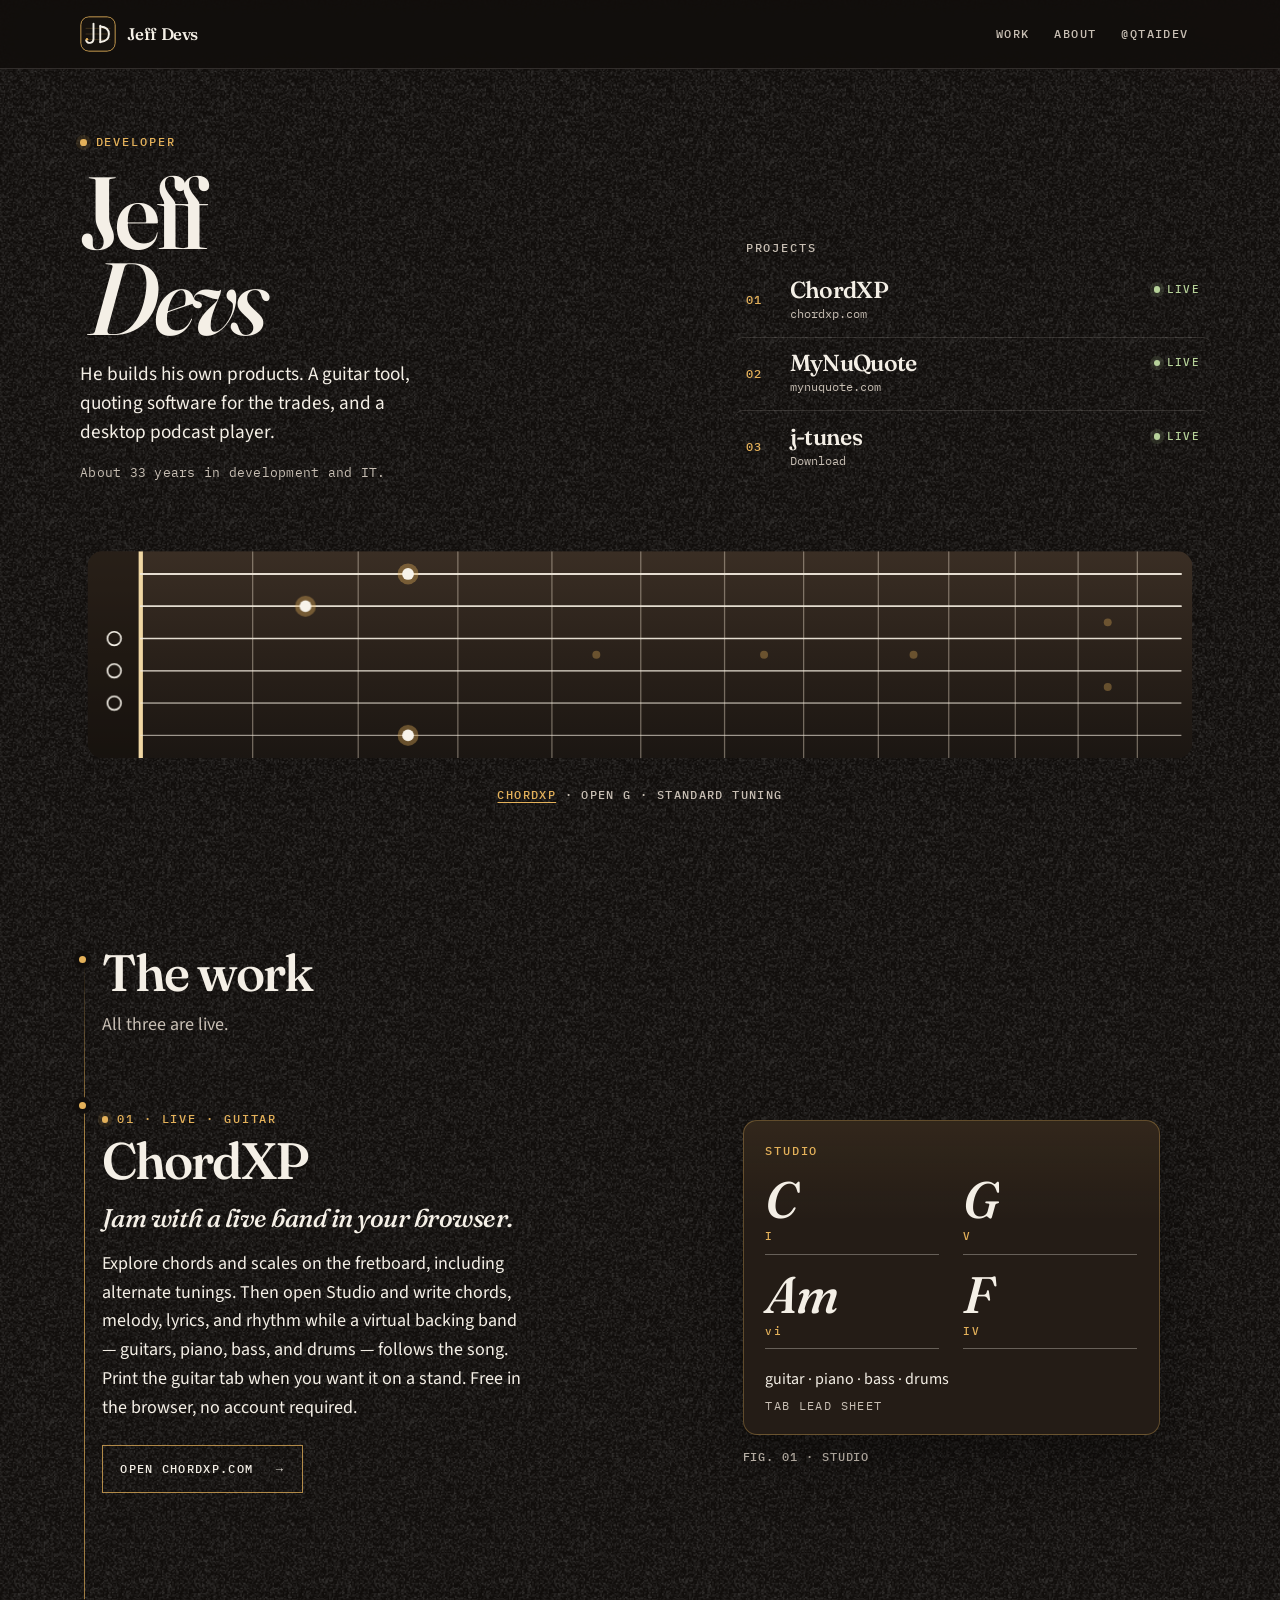
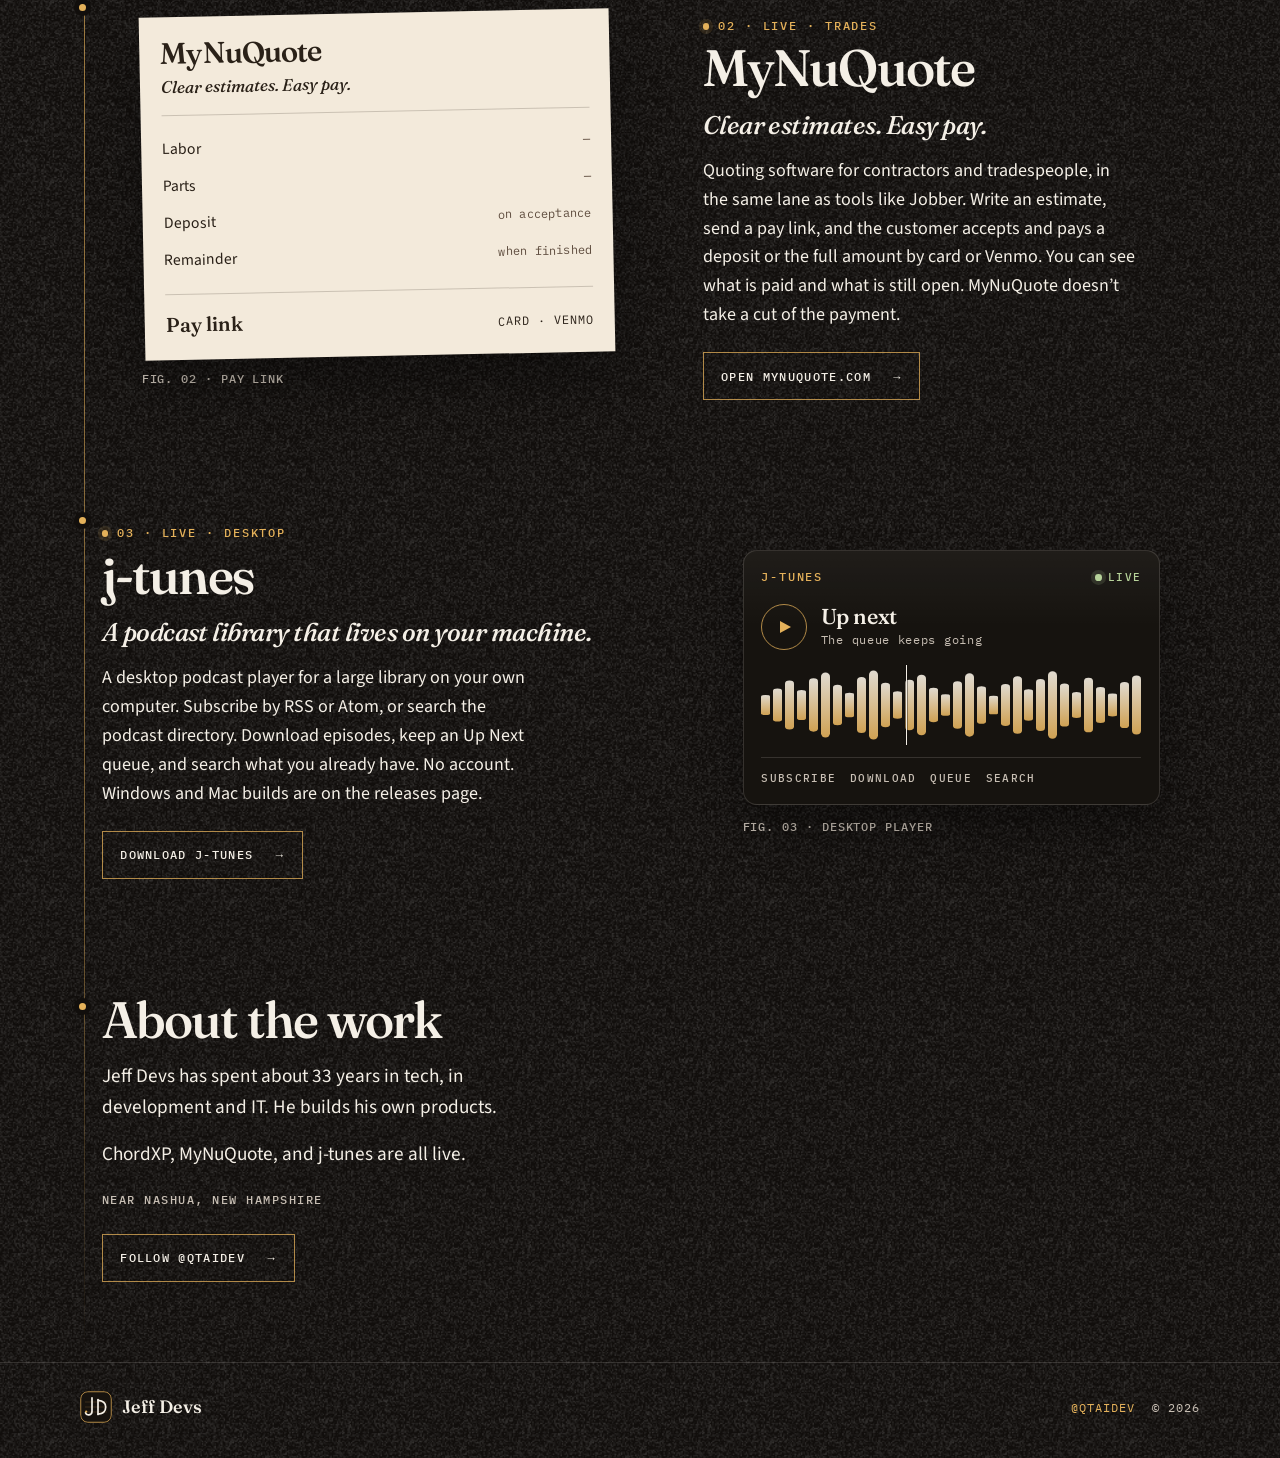
<file: index.html>
<!DOCTYPE html>
<html lang="en">
<head>
  <meta charset="utf-8">
  <meta name="viewport" content="width=device-width, initial-scale=1">
  <title>Jeff Devs — Developer</title>
  <meta name="description" content="Jeff Devs builds ChordXP, MyNuQuote, and j-tunes. Guitar tools, contractor quotes, and a desktop podcast player. About 33 years in tech.">
  <meta name="author" content="Jeff Devs">
  <meta name="theme-color" content="#110e0c">
  <meta name="color-scheme" content="dark">
  <meta name="referrer" content="strict-origin-when-cross-origin">
  <meta name="format-detection" content="telephone=no">
  <meta http-equiv="Content-Security-Policy" content="default-src 'none'; img-src 'self'; style-src 'self'; font-src 'self'; script-src 'none'; base-uri 'none'; form-action 'none'">
  <link rel="canonical" href="https://reveille33.github.io/">
  <meta property="og:title" content="Jeff Devs — Developer">
  <meta property="og:description" content="Guitar tools, contractor quotes, and a desktop podcast player. Products by Jeff Devs.">
  <meta property="og:type" content="website">
  <meta property="og:url" content="https://reveille33.github.io/">
  <meta property="og:image" content="https://reveille33.github.io/og.png">
  <meta property="og:image:type" content="image/png">
  <meta property="og:image:width" content="1200">
  <meta property="og:image:height" content="630">
  <meta property="og:image:alt" content="Jeff Devs, developer. ChordXP, MyNuQuote, and j-tunes on a fretboard.">
  <meta property="og:locale" content="en_US">
  <meta name="twitter:card" content="summary_large_image">
  <meta name="twitter:title" content="Jeff Devs — Developer">
  <meta name="twitter:description" content="Guitar tools, contractor quotes, and a desktop podcast player. Products by Jeff Devs.">
  <meta name="twitter:image" content="https://reveille33.github.io/og.png">
  <meta name="twitter:image:alt" content="Jeff Devs, developer. ChordXP, MyNuQuote, and j-tunes on a fretboard.">
  <meta name="twitter:creator" content="@QTAiDev">
  <link rel="icon" href="/favicon.svg" type="image/svg+xml">
  <link rel="icon" href="/favicon-32.png" type="image/png" sizes="32x32">
  <link rel="apple-touch-icon" href="/apple-touch-icon.png">
  <link rel="preload" href="/fonts/fraunces-roman.woff2" as="font" type="font/woff2" crossorigin>
  <link rel="preload" href="/fonts/fraunces-italic.woff2" as="font" type="font/woff2" crossorigin>
  <link rel="preload" href="/fonts/source-sans-3.woff2" as="font" type="font/woff2" crossorigin>
  <link rel="stylesheet" href="/css/site.css">
</head>
<body>
  <header class="site-header">
    <a class="skip" href="#main">Skip to content</a>
    <div class="wrap header-inner">
      <a class="brand" href="/">
        <img src="/favicon.svg" width="36" height="36" alt="">
        <span class="brand-name">Jeff Devs</span>
      </a>
      <nav class="nav" aria-label="Primary">
        <a href="/#work">Work</a>
        <a href="/#about">About</a>
        <a class="nav-x" href="https://x.com/QTAiDev" target="_blank" rel="me noopener noreferrer">
          <span class="x-long">@QTAiDev</span>
          <span class="x-short">X</span>
          <span class="sr-only"> on X (opens in a new tab)</span>
        </a>
      </nav>
    </div>
  </header>

  <main id="main" tabindex="-1">
    <section class="hero">
      <div class="wrap">
        <div class="hero-layout">
          <div class="hero-copy">
            <p class="kicker"><span class="pip" aria-hidden="true"></span> Developer</p>
            <h1>Jeff <em>Devs</em></h1>
            <p class="lede">He builds his own products. A guitar tool, quoting software for the trades, and a desktop podcast player.</p>
            <p class="years">About 33 years in development and IT.</p>
          </div>
          <nav class="setlist" aria-label="Projects">
            <p class="setlist-label">Projects</p>
            <a class="track" href="#chordxp">
              <span class="num">01</span>
              <span class="title">ChordXP</span>
              <span class="status live"><span class="dot" aria-hidden="true"></span>Live</span>
              <span class="tag">chordxp.com</span>
            </a>
            <a class="track" href="#mynuquote">
              <span class="num">02</span>
              <span class="title">MyNuQuote</span>
              <span class="status live"><span class="dot" aria-hidden="true"></span>Live</span>
              <span class="tag">mynuquote.com</span>
            </a>
            <a class="track" href="#jtunes">
              <span class="num">03</span>
              <span class="title">j-tunes</span>
              <span class="status live"><span class="dot" aria-hidden="true"></span>Live</span>
              <span class="tag">Download</span>
            </a>
          </nav>
        </div>

        <figure class="hero-neck">
          <svg class="neck-short" viewBox="0 0 540 250" aria-hidden="true" focusable="false">
  <defs>
    <linearGradient id="wood-s" x1="0" y1="0" x2="0" y2="1">
      <stop offset="0" stop-color="#3a2e24"/>
      <stop offset="0.5" stop-color="#2a211a"/>
      <stop offset="1" stop-color="#1b1612"/>
    </linearGradient>
    <clipPath id="clip-s">
      <rect x="8" y="16" width="524" height="218" rx="16"/>
    </clipPath>
  </defs>
  <g clip-path="url(#clip-s)">
    <rect x="8" y="16" width="524" height="218" fill="url(#wood-s)"/>
    <rect x="8" y="16" width="56" height="218" fill="#120e0b" opacity="0.45"/>
    <line x1="181.9" y1="16" x2="181.9" y2="234" stroke="#eadcc8" stroke-opacity="0.42" stroke-width="1.35"/>
<line x1="293.1" y1="16" x2="293.1" y2="234" stroke="#eadcc8" stroke-opacity="0.42" stroke-width="1.35"/>
<line x1="398.1" y1="16" x2="398.1" y2="234" stroke="#eadcc8" stroke-opacity="0.42" stroke-width="1.35"/>
<line x1="497.2" y1="16" x2="497.2" y2="234" stroke="#eadcc8" stroke-opacity="0.42" stroke-width="1.35"/>
    <line x1="64" y1="16" x2="64" y2="234" stroke="#f0d7a4" stroke-width="4.5"/>
    <line x1="64" y1="40" x2="524" y2="40" stroke="#f3ecdf" stroke-width="2.15" stroke-linecap="round" opacity="0.92"/>
<line x1="64" y1="74" x2="524" y2="74" stroke="#f3ecdf" stroke-width="1.85" stroke-linecap="round" opacity="0.92"/>
<line x1="64" y1="108" x2="524" y2="108" stroke="#f3ecdf" stroke-width="1.55" stroke-linecap="round" opacity="0.92"/>
<line x1="64" y1="142" x2="524" y2="142" stroke="#f3ecdf" stroke-width="1.3" stroke-linecap="round" opacity="0.92"/>
<line x1="64" y1="176" x2="524" y2="176" stroke="#f3ecdf" stroke-width="1.05" stroke-linecap="round" opacity="0.92"/>
<line x1="64" y1="210" x2="524" y2="210" stroke="#f3ecdf" stroke-width="0.85" stroke-linecap="round" opacity="0.92"/>
    <g class="note n1"><circle cx="345.6" cy="40" r="11" fill="#e4b15a" opacity="0.38"/><circle cx="345.6" cy="40" r="6.2" fill="#f7f3ea"/></g>
<g class="note n2"><circle cx="237.5" cy="74" r="11" fill="#e4b15a" opacity="0.38"/><circle cx="237.5" cy="74" r="6.2" fill="#f7f3ea"/></g>
<g class="note n3"><circle cx="36.0" cy="108" r="7.2" fill="none" stroke="#f7f3ea" stroke-width="1.7"/></g>
<g class="note n4"><circle cx="36.0" cy="142" r="7.2" fill="none" stroke="#f7f3ea" stroke-width="1.7"/></g>
<g class="note n5"><circle cx="36.0" cy="176" r="7.2" fill="none" stroke="#f7f3ea" stroke-width="1.7"/></g>
<g class="note n6"><circle cx="345.6" cy="210" r="11" fill="#e4b15a" opacity="0.38"/><circle cx="345.6" cy="210" r="6.2" fill="#f7f3ea"/></g>
  </g>
</svg>
<svg class="neck-long" viewBox="0 0 1180 250" aria-hidden="true" focusable="false">
  <defs>
    <linearGradient id="wood-l" x1="0" y1="0" x2="0" y2="1">
      <stop offset="0" stop-color="#3a2e24"/>
      <stop offset="0.5" stop-color="#2a211a"/>
      <stop offset="1" stop-color="#1b1612"/>
    </linearGradient>
    <clipPath id="clip-l">
      <rect x="8" y="16" width="1164" height="218" rx="16"/>
    </clipPath>
  </defs>
  <g clip-path="url(#clip-l)">
    <rect x="8" y="16" width="1164" height="218" fill="url(#wood-l)"/>
    <rect x="8" y="16" width="56" height="218" fill="#120e0b" opacity="0.45"/>
    <line x1="181.9" y1="16" x2="181.9" y2="234" stroke="#eadcc8" stroke-opacity="0.42" stroke-width="1.35"/>
<line x1="293.1" y1="16" x2="293.1" y2="234" stroke="#eadcc8" stroke-opacity="0.42" stroke-width="1.35"/>
<line x1="398.1" y1="16" x2="398.1" y2="234" stroke="#eadcc8" stroke-opacity="0.42" stroke-width="1.35"/>
<line x1="497.2" y1="16" x2="497.2" y2="234" stroke="#eadcc8" stroke-opacity="0.42" stroke-width="1.35"/>
<line x1="590.8" y1="16" x2="590.8" y2="234" stroke="#eadcc8" stroke-opacity="0.42" stroke-width="1.35"/>
<line x1="679.1" y1="16" x2="679.1" y2="234" stroke="#eadcc8" stroke-opacity="0.42" stroke-width="1.35"/>
<line x1="762.4" y1="16" x2="762.4" y2="234" stroke="#eadcc8" stroke-opacity="0.42" stroke-width="1.35"/>
<line x1="841.1" y1="16" x2="841.1" y2="234" stroke="#eadcc8" stroke-opacity="0.42" stroke-width="1.35"/>
<line x1="915.3" y1="16" x2="915.3" y2="234" stroke="#eadcc8" stroke-opacity="0.42" stroke-width="1.35"/>
<line x1="985.4" y1="16" x2="985.4" y2="234" stroke="#eadcc8" stroke-opacity="0.42" stroke-width="1.35"/>
<line x1="1051.6" y1="16" x2="1051.6" y2="234" stroke="#eadcc8" stroke-opacity="0.42" stroke-width="1.35"/>
<line x1="1114.0" y1="16" x2="1114.0" y2="234" stroke="#eadcc8" stroke-opacity="0.42" stroke-width="1.35"/>
    <line x1="64" y1="16" x2="64" y2="234" stroke="#f0d7a4" stroke-width="4.5"/>
    <line x1="64" y1="40" x2="1160" y2="40" stroke="#f3ecdf" stroke-width="2.15" stroke-linecap="round" opacity="0.92"/>
<line x1="64" y1="74" x2="1160" y2="74" stroke="#f3ecdf" stroke-width="1.85" stroke-linecap="round" opacity="0.92"/>
<line x1="64" y1="108" x2="1160" y2="108" stroke="#f3ecdf" stroke-width="1.55" stroke-linecap="round" opacity="0.92"/>
<line x1="64" y1="142" x2="1160" y2="142" stroke="#f3ecdf" stroke-width="1.3" stroke-linecap="round" opacity="0.92"/>
<line x1="64" y1="176" x2="1160" y2="176" stroke="#f3ecdf" stroke-width="1.05" stroke-linecap="round" opacity="0.92"/>
<line x1="64" y1="210" x2="1160" y2="210" stroke="#f3ecdf" stroke-width="0.85" stroke-linecap="round" opacity="0.92"/>
<circle cx="544.0" cy="125" r="4.2" fill="#e4b15a" opacity="0.34"/>
<circle cx="720.7" cy="125" r="4.2" fill="#e4b15a" opacity="0.34"/>
<circle cx="878.2" cy="125" r="4.2" fill="#e4b15a" opacity="0.34"/>
<circle cx="1082.8" cy="91" r="4.2" fill="#e4b15a" opacity="0.34"/>
<circle cx="1082.8" cy="159" r="4.2" fill="#e4b15a" opacity="0.34"/>
    <g class="note n1"><circle cx="345.6" cy="40" r="11" fill="#e4b15a" opacity="0.38"/><circle cx="345.6" cy="40" r="6.2" fill="#f7f3ea"/></g>
<g class="note n2"><circle cx="237.5" cy="74" r="11" fill="#e4b15a" opacity="0.38"/><circle cx="237.5" cy="74" r="6.2" fill="#f7f3ea"/></g>
<g class="note n3"><circle cx="36.0" cy="108" r="7.2" fill="none" stroke="#f7f3ea" stroke-width="1.7"/></g>
<g class="note n4"><circle cx="36.0" cy="142" r="7.2" fill="none" stroke="#f7f3ea" stroke-width="1.7"/></g>
<g class="note n5"><circle cx="36.0" cy="176" r="7.2" fill="none" stroke="#f7f3ea" stroke-width="1.7"/></g>
<g class="note n6"><circle cx="345.6" cy="210" r="11" fill="#e4b15a" opacity="0.38"/><circle cx="345.6" cy="210" r="6.2" fill="#f7f3ea"/></g>
  </g>
</svg>
          <figcaption><a href="#chordxp">ChordXP</a> · open G · standard tuning</figcaption>
        </figure>
      </div>
    </section>

    <div class="wrap">
      <div class="score">
        <section class="work" id="work">
          <header class="section-head">
            <h2>The work</h2>
            <p>All three are live.</p>
          </header>

          <article class="project" id="chordxp">
            <div class="project-layout">
              <div class="project-copy">
                <p class="kicker"><span class="pip" aria-hidden="true"></span> 01 · Live · Guitar</p>
                <h3>ChordXP</h3>
                <p class="tagline">Jam with a live band in your browser.</p>
                <p>Explore chords and scales on the fretboard, including alternate tunings. Then open Studio and write chords, melody, lyrics, and rhythm while a virtual backing band — guitars, piano, bass, and drums — follows the song. Print the guitar tab when you want it on a stand. Free in the browser, no account required.</p>
                <a class="cta" href="https://www.chordxp.com" target="_blank" rel="noopener noreferrer">Open chordxp.com<span class="sr-only"> (opens in a new tab)</span> <span class="arrow" aria-hidden="true">→</span></a>
              </div>
              <figure class="project-visual">
                <div class="sheet" aria-hidden="true">
                  <p class="sheet-label">Studio</p>
                  <div class="chords">
                    <div><b>C</b><i>I</i></div>
                    <div><b>G</b><i>V</i></div>
                    <div><b>Am</b><i>vi</i></div>
                    <div><b>F</b><i>IV</i></div>
                  </div>
                  <p class="sheet-band">guitar · piano · bass · drums</p>
                  <p class="sheet-out">Tab lead sheet</p>
                </div>
                <figcaption>Fig. 01 · Studio</figcaption>
              </figure>
            </div>
          </article>

          <article class="project flip" id="mynuquote">
            <div class="project-layout">
              <div class="project-copy">
                <p class="kicker"><span class="pip" aria-hidden="true"></span> 02 · Live · Trades</p>
                <h3>MyNuQuote</h3>
                <p class="tagline">Clear estimates. Easy pay.</p>
                <p>Quoting software for contractors and tradespeople, in the same lane as tools like Jobber. Write an estimate, send a pay link, and the customer accepts and pays a deposit or the full amount by card or Venmo. You can see what is paid and what is still open. MyNuQuote doesn’t take a cut of the payment.</p>
                <a class="cta" href="https://mynuquote.com/" target="_blank" rel="noopener noreferrer">Open mynuquote.com<span class="sr-only"> (opens in a new tab)</span> <span class="arrow" aria-hidden="true">→</span></a>
              </div>
              <figure class="project-visual">
                <div class="slip" aria-hidden="true">
                  <p class="slip-brand">MyNuQuote</p>
                  <p class="slip-tag">Clear estimates. Easy pay.</p>
                  <div class="slip-rule"></div>
                  <ul class="slip-lines">
                    <li><span>Labor</span><span>—</span></li>
                    <li><span>Parts</span><span>—</span></li>
                    <li><span>Deposit</span><span>on acceptance</span></li>
                    <li><span>Remainder</span><span>when finished</span></li>
                  </ul>
                  <div class="slip-rule"></div>
                  <p class="slip-pay"><strong>Pay link</strong><span>Card · Venmo</span></p>
                </div>
                <figcaption>Fig. 02 · Pay link</figcaption>
              </figure>
            </div>
          </article>

          <article class="project" id="jtunes">
            <div class="project-layout">
              <div class="project-copy">
                <p class="kicker"><span class="pip" aria-hidden="true"></span> 03 · Live · Desktop</p>
                <h3>j-tunes</h3>
                <p class="tagline">A podcast library that lives on your machine.</p>
                <p>A desktop podcast player for a large library on your own computer. Subscribe by RSS or Atom, or search the podcast directory. Download episodes, keep an Up Next queue, and search what you already have. No account. Windows and Mac builds are on the releases page.</p>
                <a class="cta" href="https://github.com/Reveille33/j-tunes/releases/latest" target="_blank" rel="noopener noreferrer">Download j-tunes<span class="sr-only"> (opens in a new tab)</span> <span class="arrow" aria-hidden="true">→</span></a>
              </div>
              <figure class="project-visual">
                <div class="player" aria-hidden="true">
                  <div class="player-top">
                    <p class="player-name">j-tunes</p>
                    <span class="status live"><span class="dot"></span>Live</span>
                  </div>
                  <div class="transport">
                    <span class="play"></span>
                    <span>
                      <strong>Up next</strong>
                      <em>The queue keeps going</em>
                    </span>
                  </div>
                  <div class="wave">
                    <div class="wave-bars">
                      <span></span><span></span><span></span><span></span><span></span><span></span><span></span><span></span>
                      <span></span><span></span><span></span><span></span><span></span><span></span><span></span><span></span>
                      <span></span><span></span><span></span><span></span><span></span><span></span><span></span><span></span>
                      <span></span><span></span><span></span><span></span><span></span><span></span><span></span><span></span>
                    </div>
                    <div class="playhead"></div>
                  </div>
                  <ul class="player-features">
                    <li>Subscribe</li>
                    <li>Download</li>
                    <li>Queue</li>
                    <li>Search</li>
                  </ul>
                </div>
                <figcaption>Fig. 03 · Desktop player</figcaption>
              </figure>
            </div>
          </article>
        </section>

        <section class="about" id="about">
          <h2>About the work</h2>
          <p>Jeff Devs has spent about 33 years in tech, in development and IT. He builds his own products.</p>
          <p>ChordXP, MyNuQuote, and j-tunes are all live.</p>
          <p class="where">Near Nashua, New Hampshire</p>
          <a class="cta" href="https://x.com/QTAiDev" target="_blank" rel="me noopener noreferrer">Follow @QTAiDev<span class="sr-only"> on X (opens in a new tab)</span> <span class="arrow" aria-hidden="true">→</span></a>
        </section>
      </div>
    </div>
  </main>

  <footer class="site-footer">
    <div class="wrap footer-inner">
      <a class="footer-brand" href="/">
        <img src="/favicon.svg" width="32" height="32" alt="">
        Jeff Devs
      </a>
      <p class="footer-meta">
        <a href="https://x.com/QTAiDev" target="_blank" rel="me noopener noreferrer">@QTAiDev<span class="sr-only"> on X (opens in a new tab)</span></a>
        <span>© 2026</span>
      </p>
    </div>
  </footer>
</body>
</html>
</file>
<file: css/site.css>
/* Jeff Devs — wood, brass, and a fretboard. */

@font-face {
  font-family: "Fraunces";
  font-style: normal;
  font-weight: 460 650;
  font-display: swap;
  src: url("/fonts/fraunces-roman.woff2") format("woff2");
}

@font-face {
  font-family: "Fraunces";
  font-style: italic;
  font-weight: 460 620;
  font-display: swap;
  src: url("/fonts/fraunces-italic.woff2") format("woff2");
}

@font-face {
  font-family: "Source Sans 3";
  font-style: normal;
  font-weight: 400 600;
  font-display: swap;
  src: url("/fonts/source-sans-3.woff2") format("woff2");
}

@font-face {
  font-family: "Source Sans 3";
  font-style: italic;
  font-weight: 400;
  font-display: swap;
  src: url("/fonts/source-sans-3-italic.woff2") format("woff2");
}

@font-face {
  font-family: "IBM Plex Mono";
  font-style: normal;
  font-weight: 400;
  font-display: swap;
  src: url("/fonts/ibm-plex-mono.woff2") format("woff2");
}

@font-face {
  font-family: "IBM Plex Mono";
  font-style: normal;
  font-weight: 500;
  font-display: swap;
  src: url("/fonts/ibm-plex-mono-500.woff2") format("woff2");
}

:root {
  --bg: #110e0c;
  --ink: #f4efe6;
  --muted: #c8bfb4;
  --line: rgba(244, 239, 230, 0.14);
  --brass: #e4b15a;
  --brass-deep: #a8762e;
  --phosphor: #b7d39a;
  --rosewood: #6e2e34;
  --paper: #f3eadb;
  --paper-ink: #2a2118;
  --serif: "Fraunces", "Iowan Old Style", Palatino, "Palatino Linotype", Georgia, serif;
  --sans: "Source Sans 3", "Segoe UI", sans-serif;
  --mono: "IBM Plex Mono", ui-monospace, "SFMono-Regular", Menlo, Consolas, monospace;
  --header: 4.25rem;
  --wrap: min(1120px, calc(100% - clamp(1.5rem, 5vw, 3.5rem)));
  color-scheme: dark;
}

*,
*::before,
*::after {
  box-sizing: border-box;
}

html {
  scroll-behavior: smooth;
  scrollbar-color: #4a3f34 var(--bg);
}

body {
  margin: 0;
  min-height: 100vh;
  display: flex;
  flex-direction: column;
  background-color: var(--bg);
  background-image:
    url("/noise.png"),
    radial-gradient(980px 520px at -10% -10%, rgba(228, 177, 90, 0.09), transparent 58%),
    radial-gradient(860px 560px at 110% -5%, rgba(110, 46, 52, 0.22), transparent 52%),
    radial-gradient(720px 420px at 80% 110%, rgba(183, 211, 154, 0.05), transparent 46%);
  background-size: 180px 180px, auto, auto, auto;
  color: var(--ink);
  font-family: var(--sans);
  font-size: 1.125rem;
  font-weight: 400;
  line-height: 1.6;
  font-synthesis: none;
  text-rendering: optimizeLegibility;
}

main {
  flex: 1;
}

img,
svg {
  max-width: 100%;
  height: auto;
}

a {
  color: inherit;
  -webkit-tap-highlight-color: rgba(228, 177, 90, 0.28);
}

:focus {
  outline: none;
}

:focus-visible {
  outline: 2px solid var(--brass);
  outline-offset: 3px;
}

::selection {
  background: var(--brass);
  color: #1a1208;
}

.sr-only {
  position: absolute;
  width: 1px;
  height: 1px;
  padding: 0;
  margin: -1px;
  overflow: hidden;
  clip: rect(0, 0, 0, 0);
  white-space: nowrap;
  border: 0;
}

.skip {
  position: absolute;
  left: 1rem;
  top: 0.6rem;
  transform: translateY(-160%);
  z-index: 40;
  background: var(--brass);
  color: #1a1208;
  font-family: var(--mono);
  font-size: 0.78rem;
  letter-spacing: 0.06em;
  text-decoration: none;
  padding: 0.55rem 0.8rem;
}

.skip:focus {
  transform: none;
}

.wrap {
  width: var(--wrap);
  margin-inline: auto;
}

/* Header */

.site-header {
  position: sticky;
  top: 0;
  z-index: 20;
  background: rgba(17, 14, 12, 0.9);
  backdrop-filter: blur(16px);
  border-bottom: 1px solid var(--line);
}

.header-inner {
  min-height: var(--header);
  display: flex;
  align-items: center;
  justify-content: space-between;
  gap: 1rem;
}

.brand {
  display: inline-flex;
  align-items: center;
  gap: 0.7rem;
  text-decoration: none;
  min-height: 44px;
}

.brand img {
  width: 36px;
  height: 36px;
  display: block;
  border-radius: 9px;
}

.brand-name {
  font-family: var(--serif);
  font-weight: 560;
  font-size: 1.05rem;
  letter-spacing: -0.02em;
}

.nav {
  display: flex;
  align-items: center;
  gap: 0.15rem;
}

.nav a {
  display: inline-flex;
  align-items: center;
  min-height: 44px;
  padding: 0.35rem 0.7rem;
  text-decoration: none;
  font-family: var(--mono);
  font-size: 0.75rem;
  font-weight: 500;
  letter-spacing: 0.12em;
  text-transform: uppercase;
  color: var(--muted);
}

.nav a:hover {
  color: var(--ink);
}

.x-short {
  display: none;
}

.nav-x {
  min-width: 44px;
  justify-content: center;
}

/* Hero */

.hero {
  padding: clamp(2.2rem, 5vw, 4rem) 0 clamp(1.5rem, 4vw, 2.5rem);
}

.hero-layout {
  display: grid;
  gap: 2.25rem;
}

.hero-copy {
  display: flex;
  flex-direction: column;
  align-items: flex-start;
  gap: 1.05rem;
}

.kicker {
  display: inline-flex;
  align-items: center;
  gap: 0.55rem;
  margin: 0;
  font-family: var(--mono);
  font-size: 0.74rem;
  font-weight: 500;
  letter-spacing: 0.16em;
  text-transform: uppercase;
  color: var(--brass);
}

.kicker .pip,
.status .dot {
  width: 0.42rem;
  height: 0.42rem;
  border-radius: 50%;
  background: currentColor;
  box-shadow: 0 0 0 4px rgba(228, 177, 90, 0.12);
  flex: none;
}

.hero h1 {
  margin: 0;
  font-family: var(--serif);
  font-weight: 560;
  font-size: clamp(3.35rem, 8vw, 6.75rem);
  line-height: 0.84;
  letter-spacing: -0.045em;
  font-optical-sizing: auto;
}

.hero h1 em {
  display: block;
  margin-left: 0.08em;
  font-style: italic;
  font-weight: 500;
  font-variation-settings: "opsz" 144, "SOFT" 40, "WONK" 1;
}

.lede {
  margin: 0.15rem 0 0;
  max-width: 34ch;
  font-size: clamp(1.12rem, 1.5vw, 1.32rem);
  line-height: 1.5;
}

.years {
  margin: 0;
  font-family: var(--mono);
  font-size: 0.8rem;
  letter-spacing: 0.02em;
  color: var(--muted);
}

.setlist-label {
  margin: 0 0 0.35rem;
  font-family: var(--mono);
  font-size: 0.72rem;
  font-weight: 500;
  letter-spacing: 0.16em;
  text-transform: uppercase;
  color: var(--muted);
}

.track {
  display: grid;
  grid-template-columns: 2rem minmax(0, 1fr) auto;
  column-gap: 0.75rem;
  row-gap: 0.1rem;
  align-items: center;
  margin-inline: -0.7rem;
  padding: 0.85rem 0.7rem;
  border-radius: 8px;
  text-decoration: none;
  color: inherit;
}

.track + .track {
  box-shadow: inset 0 1px 0 var(--line);
}

.track:hover {
  background: rgba(244, 239, 230, 0.04);
}

.track:hover .title {
  color: var(--brass);
}

.num {
  grid-row: 1 / span 2;
  font-family: var(--mono);
  font-size: 0.75rem;
  font-weight: 500;
  letter-spacing: 0.08em;
  color: var(--brass);
}

.title {
  font-family: var(--serif);
  font-weight: 560;
  font-size: 1.45rem;
  letter-spacing: -0.03em;
  line-height: 1.1;
}

.tag {
  grid-column: 2;
  font-family: var(--mono);
  font-size: 0.75rem;
  color: var(--muted);
}

.status {
  display: inline-flex;
  align-items: center;
  gap: 0.4rem;
  font-family: var(--mono);
  font-size: 0.68rem;
  font-weight: 500;
  letter-spacing: 0.12em;
  text-transform: uppercase;
  color: var(--brass);
  white-space: nowrap;
}

.status.live {
  color: var(--phosphor);
}

.status.live .dot {
  box-shadow: 0 0 0 4px rgba(183, 211, 154, 0.14);
}

.hero-neck {
  margin: clamp(2rem, 5vw, 3.25rem) 0 0;
}

.hero-neck .neck-short,
.hero-neck .neck-long {
  width: 100%;
  height: auto;
}

.hero-neck .neck-short {
  aspect-ratio: 540 / 250;
}

.hero-neck .neck-long {
  aspect-ratio: 1180 / 250;
}

.hero-neck .neck-short {
  display: block;
}

.hero-neck .neck-long {
  display: none;
}

.hero-neck figcaption,
.project-visual figcaption {
  margin: 0.85rem 0 0;
  font-family: var(--mono);
  font-size: 0.72rem;
  font-weight: 500;
  letter-spacing: 0.12em;
  text-transform: uppercase;
  color: var(--muted);
}

.hero-neck figcaption {
  text-align: center;
}

.hero-neck figcaption a {
  color: var(--brass);
  text-underline-offset: 0.22em;
}

/* The neck, shared motion */

.note {
  opacity: 1;
}

/* Work + about, strung on one line */

.score {
  position: relative;
  margin-top: clamp(3.5rem, 8vw, 6.5rem);
  padding: 0 0 clamp(3rem, 7vw, 5rem) 1.35rem;
}

.score::before {
  content: "";
  position: absolute;
  left: 0.22rem;
  top: 0.35rem;
  bottom: 0.35rem;
  width: 1px;
  background: linear-gradient(
    to bottom,
    rgba(228, 177, 90, 0),
    rgba(228, 177, 90, 0.75) 10%,
    rgba(228, 177, 90, 0.45) 78%,
    rgba(228, 177, 90, 0)
  );
}

.work,
.about {
  position: relative;
}

.section-head,
.project,
.about {
  position: relative;
}

.section-head::before,
.project::before,
.about::before {
  content: "";
  position: absolute;
  width: 7px;
  height: 7px;
  border-radius: 50%;
  background: var(--brass);
  left: -1.2rem;
  top: 0.55rem;
  transform: translateX(-3px);
  box-shadow: 0 0 0 5px #110e0c;
  z-index: 1;
}

.section-head {
  margin-bottom: clamp(2.2rem, 5vw, 3.4rem);
}

.section-head h2,
.about h2 {
  margin: 0;
  font-family: var(--serif);
  font-weight: 540;
  font-size: clamp(2.2rem, 4vw, 3.3rem);
  letter-spacing: -0.035em;
  line-height: 1;
  font-optical-sizing: auto;
}

.section-head p,
.about p {
  max-width: 46ch;
}

.section-head p {
  margin: 0.75rem 0 0;
  color: var(--muted);
}

.project {
  scroll-margin-top: 5.5rem;
}

.project + .project {
  margin-top: clamp(3.5rem, 8vw, 6.5rem);
}

.about {
  scroll-margin-top: 5.5rem;
  margin-top: clamp(4rem, 9vw, 7.5rem);
}

.work {
  scroll-margin-top: 5.5rem;
}

.project-copy h3 {
  margin: 0.3rem 0 0;
  font-family: var(--serif);
  font-weight: 560;
  font-size: clamp(2.3rem, 4vw, 3.4rem);
  letter-spacing: -0.035em;
  line-height: 0.95;
}

.tagline {
  margin: 0.55rem 0 0;
  font-family: var(--serif);
  font-style: italic;
  font-weight: 500;
  font-size: clamp(1.3rem, 2vw, 1.7rem);
  letter-spacing: -0.02em;
  line-height: 1.25;
}

.project-copy p {
  margin: 1rem 0 0;
  max-width: 48ch;
}

.cta {
  display: inline-flex;
  align-items: center;
  gap: 0.7rem;
  min-height: 48px;
  margin-top: 1.4rem;
  padding: 0.75rem 1.1rem;
  border: 1px solid rgba(228, 177, 90, 0.75);
  color: var(--ink);
  background: transparent;
  text-decoration: none;
  font-family: var(--mono);
  font-size: 0.75rem;
  font-weight: 500;
  letter-spacing: 0.11em;
  text-transform: uppercase;
}

.cta:hover {
  background: var(--brass);
  border-color: var(--brass);
  color: #1a1208;
}

.project-visual figcaption {
  letter-spacing: 0.08em;
}

/* Studio chart — wood */

.sheet,
.player,
.slip {
  position: relative;
}

.sheet {
  padding: 1.35rem 1.35rem 1.15rem;
  border-radius: 14px;
  border: 1px solid rgba(228, 177, 90, 0.32);
  background:
    linear-gradient(180deg, rgba(228, 177, 90, 0.07), transparent 32%),
    #241c16;
  box-shadow: 0 24px 50px rgba(0, 0, 0, 0.28);
}

.sheet-label,
.player-name {
  margin: 0;
  font-family: var(--mono);
  font-size: 0.72rem;
  font-weight: 500;
  letter-spacing: 0.16em;
  text-transform: uppercase;
  color: var(--brass);
}

.chords {
  display: grid;
  grid-template-columns: 1fr 1fr;
  gap: 1.15rem 1.5rem;
  margin-top: 1.1rem;
}

.chords div {
  border-bottom: 1px solid rgba(244, 239, 230, 0.32);
  padding-bottom: 0.45rem;
}

.chords b {
  display: block;
  font-family: var(--serif);
  font-style: italic;
  font-weight: 520;
  font-size: clamp(2.5rem, 4vw, 3.5rem);
  letter-spacing: -0.03em;
  line-height: 0.85;
}

.chords i {
  display: block;
  margin-top: 0.4rem;
  font-family: var(--mono);
  font-style: normal;
  font-size: 0.7rem;
  font-weight: 500;
  letter-spacing: 0.14em;
  color: var(--brass);
}

.sheet-band,
.sheet-out {
  margin: 0;
}

.sheet-band {
  margin-top: 1.15rem;
  color: var(--ink);
  font-size: 1rem;
}

.sheet-out {
  margin-top: 0.25rem;
  font-family: var(--mono);
  font-size: 0.72rem;
  letter-spacing: 0.12em;
  text-transform: uppercase;
  color: var(--muted);
}

/* Estimate — paper */

.slip {
  padding: 1.35rem 1.3rem 1.15rem;
  background: var(--paper);
  color: var(--paper-ink);
  box-shadow: 0 26px 50px rgba(0, 0, 0, 0.32);
}

.slip-brand {
  margin: 0;
  font-family: var(--serif);
  font-weight: 560;
  font-size: 1.85rem;
  letter-spacing: -0.03em;
  line-height: 1;
}

.slip-tag {
  margin: 0.35rem 0 0;
  font-family: var(--serif);
  font-style: italic;
  font-size: 1.05rem;
}

.slip-rule {
  height: 1px;
  margin: 0.9rem 0;
  background: rgba(42, 33, 24, 0.2);
}

.slip-lines {
  list-style: none;
  margin: 0;
  padding: 0;
}

.slip-lines li {
  display: flex;
  justify-content: space-between;
  gap: 1rem;
  padding: 0.38rem 0;
  font-size: 0.98rem;
}

.slip-lines li span:last-child {
  font-family: var(--mono);
  font-size: 0.75rem;
  letter-spacing: 0.02em;
  text-align: right;
  color: #5c4a3c;
}

.slip-pay {
  display: flex;
  justify-content: space-between;
  align-items: baseline;
  gap: 1rem;
  margin: 0;
}

.slip-pay strong {
  font-family: var(--serif);
  font-size: 1.25rem;
  font-weight: 560;
}

.slip-pay span {
  font-family: var(--mono);
  font-size: 0.75rem;
  letter-spacing: 0.08em;
  text-transform: uppercase;
}

/* Player — glass */

.player {
  padding: 1.05rem 1.1rem 1rem;
  border-radius: 14px;
  border: 1px solid var(--line);
  background:
    linear-gradient(180deg, rgba(255, 255, 255, 0.045), transparent 30%),
    #16130f;
  box-shadow: 0 26px 50px rgba(0, 0, 0, 0.32);
}

.player-top {
  display: flex;
  justify-content: space-between;
  align-items: center;
  gap: 1rem;
}

.transport {
  display: flex;
  align-items: center;
  gap: 0.85rem;
  margin-top: 1.1rem;
}

.play {
  width: 46px;
  height: 46px;
  border-radius: 50%;
  border: 1px solid rgba(228, 177, 90, 0.75);
  display: grid;
  place-items: center;
  flex: none;
}

.play::before {
  content: "";
  width: 0;
  height: 0;
  border-style: solid;
  border-width: 6px 0 6px 11px;
  border-color: transparent transparent transparent var(--brass);
  margin-left: 3px;
}

.transport strong {
  display: block;
  font-family: var(--serif);
  font-weight: 540;
  font-size: 1.35rem;
  letter-spacing: -0.02em;
  line-height: 1.1;
}

.transport em {
  display: block;
  margin-top: 0.15rem;
  font-style: normal;
  font-family: var(--mono);
  font-size: 0.72rem;
  letter-spacing: 0.06em;
  color: var(--muted);
}

.wave {
  position: relative;
  margin-top: 1.15rem;
  height: 72px;
}

.wave-bars {
  height: 100%;
  display: flex;
  align-items: center;
  gap: 3px;
}

.wave-bars span {
  flex: 1 1 0;
  height: 100%;
  border-radius: 99px;
  background: linear-gradient(#f7f1e6, var(--brass));
  opacity: 0.9;
  transform: scaleY(var(--h));
}

.playhead {
  position: absolute;
  top: -4px;
  bottom: -4px;
  left: 38%;
  width: 1.5px;
  background: var(--ink);
  box-shadow: 0 0 0 1px rgba(17, 14, 12, 0.4);
}

.player-features {
  display: flex;
  flex-wrap: wrap;
  gap: 0.4rem 0.85rem;
  margin: 1rem 0 0;
  padding: 0.75rem 0 0;
  border-top: 1px solid var(--line);
  list-style: none;
  font-family: var(--mono);
  font-size: 0.7rem;
  font-weight: 500;
  letter-spacing: 0.12em;
  text-transform: uppercase;
  color: var(--muted);
}

/* About */

.about p {
  margin: 1rem 0 0;
  font-size: 1.2rem;
  line-height: 1.6;
}

.about .where {
  margin-top: 1.3rem;
  font-family: var(--mono);
  font-size: 0.78rem;
  font-weight: 500;
  letter-spacing: 0.12em;
  text-transform: uppercase;
  color: var(--muted);
}

.about .cta {
  margin-top: 1.5rem;
}

/* Footer */

.site-footer {
  border-top: 1px solid var(--line);
  padding: 1.4rem 0 1.8rem;
}

.footer-inner {
  display: flex;
  flex-wrap: wrap;
  align-items: center;
  justify-content: space-between;
  gap: 0.8rem 1.5rem;
}

.footer-brand {
  display: inline-flex;
  align-items: center;
  gap: 0.65rem;
  text-decoration: none;
  font-family: var(--serif);
  font-weight: 560;
  min-height: 44px;
}

.footer-brand img {
  width: 32px;
  height: 32px;
  border-radius: 8px;
}

.footer-meta {
  display: flex;
  flex-wrap: wrap;
  align-items: center;
  gap: 0.4rem 1.1rem;
  margin: 0;
  font-family: var(--mono);
  font-size: 0.75rem;
  letter-spacing: 0.08em;
  text-transform: uppercase;
  color: var(--muted);
}

.footer-meta a {
  color: var(--brass);
  text-decoration: none;
  min-height: 44px;
  display: inline-flex;
  align-items: center;
}

.footer-meta a:hover {
  text-decoration: underline;
  text-underline-offset: 0.22em;
}

/* 404 */

.missing {
  min-height: calc(100vh - 12rem);
  min-height: calc(100svh - 12rem);
  display: grid;
  align-content: center;
  padding: clamp(2.5rem, 8vw, 5rem) 0;
}

.broken {
  width: min(100%, 440px);
  margin-bottom: 1.5rem;
}

.missing h1 {
  margin: 0;
  max-width: 10ch;
  font-family: var(--serif);
  font-weight: 540;
  font-style: italic;
  font-size: clamp(3rem, 8vw, 5.4rem);
  line-height: 0.9;
  letter-spacing: -0.04em;
}

.missing p {
  max-width: 36ch;
  margin: 1rem 0 0;
  color: var(--muted);
}

/* Waveform heights. Speech-shaped, not a sine. */

.wave-bars span:nth-child(1) { --h: 0.28; }
.wave-bars span:nth-child(2) { --h: 0.46; }
.wave-bars span:nth-child(3) { --h: 0.68; }
.wave-bars span:nth-child(4) { --h: 0.42; }
.wave-bars span:nth-child(5) { --h: 0.74; }
.wave-bars span:nth-child(6) { --h: 0.9; }
.wave-bars span:nth-child(7) { --h: 0.56; }
.wave-bars span:nth-child(8) { --h: 0.34; }
.wave-bars span:nth-child(9) { --h: 0.78; }
.wave-bars span:nth-child(10) { --h: 0.96; }
.wave-bars span:nth-child(11) { --h: 0.62; }
.wave-bars span:nth-child(12) { --h: 0.38; }
.wave-bars span:nth-child(13) { --h: 0.7; }
.wave-bars span:nth-child(14) { --h: 0.84; }
.wave-bars span:nth-child(15) { --h: 0.48; }
.wave-bars span:nth-child(16) { --h: 0.3; }
.wave-bars span:nth-child(17) { --h: 0.66; }
.wave-bars span:nth-child(18) { --h: 0.88; }
.wave-bars span:nth-child(19) { --h: 0.52; }
.wave-bars span:nth-child(20) { --h: 0.26; }
.wave-bars span:nth-child(21) { --h: 0.58; }
.wave-bars span:nth-child(22) { --h: 0.8; }
.wave-bars span:nth-child(23) { --h: 0.44; }
.wave-bars span:nth-child(24) { --h: 0.72; }
.wave-bars span:nth-child(25) { --h: 0.94; }
.wave-bars span:nth-child(26) { --h: 0.6; }
.wave-bars span:nth-child(27) { --h: 0.36; }
.wave-bars span:nth-child(28) { --h: 0.76; }
.wave-bars span:nth-child(29) { --h: 0.5; }
.wave-bars span:nth-child(30) { --h: 0.32; }
.wave-bars span:nth-child(31) { --h: 0.64; }
.wave-bars span:nth-child(32) { --h: 0.82; }

/* Layout shifts */

@media (max-width: 720px) {
  .x-long {
    display: none;
  }

  .x-short {
    display: inline;
  }

  .brand-name {
    position: absolute;
    width: 1px;
    height: 1px;
    padding: 0;
    margin: -1px;
    overflow: hidden;
    clip: rect(0, 0, 0, 0);
    white-space: nowrap;
    border: 0;
  }
}

@media (max-width: 420px) {
  .track {
    grid-template-columns: 1.8rem minmax(0, 1fr);
  }

  .status {
    grid-column: 2;
    justify-self: start;
    margin-top: 0.2rem;
  }

  .num {
    grid-row: 1 / span 3;
  }
}

@media (min-width: 760px) {
  .hero-neck .neck-short {
    display: none;
  }

  .hero-neck .neck-long {
    display: block;
  }
}

@media (min-width: 900px) {
  .hero-layout {
    grid-template-columns: minmax(0, 1.15fr) minmax(280px, 0.85fr);
    gap: clamp(2rem, 4vw, 4.5rem);
    align-items: end;
  }

  .project-layout {
    display: grid;
    grid-template-columns: minmax(0, 1.05fr) minmax(280px, 0.95fr);
    gap: clamp(2rem, 4vw, 4.25rem);
    align-items: center;
  }

  .project.flip .project-copy {
    order: 2;
  }

  .slip {
    transform: rotate(-1.15deg);
  }
}

@media (prefers-reduced-motion: no-preference) {
  .status.live .dot {
    animation: pulse 2.8s ease-in-out infinite;
  }

  .note {
    animation: strum 4.6s ease-in-out infinite;
  }

  .note.n1 { animation-delay: 0s; }
  .note.n2 { animation-delay: 0.14s; }
  .note.n3 { animation-delay: 0.28s; }
  .note.n4 { animation-delay: 0.42s; }
  .note.n5 { animation-delay: 0.56s; }
  .note.n6 { animation-delay: 0.7s; }

  .playhead {
    animation: scan 16s ease-in-out infinite alternate;
  }

  .cta .arrow {
    transition: transform 0.2s ease;
  }

  .cta:hover .arrow {
    transform: translateX(4px);
  }

  .sheet,
  .player {
    transition: transform 0.35s ease;
  }

  .project:hover .sheet,
  .project:hover .player {
    transform: translateY(-3px);
  }

  .slip {
    transition: transform 0.35s ease;
  }
}

@media (min-width: 900px) and (prefers-reduced-motion: no-preference) {
  .project.flip:hover .slip {
    transform: rotate(-0.3deg) translateY(-3px);
  }
}

@keyframes strum {
  0%, 12% { opacity: 0.72; }
  20%, 46% { opacity: 1; }
  64%, 100% { opacity: 0.72; }
}

@keyframes pulse {
  0%, 100% { opacity: 1; }
  50% { opacity: 0.4; }
}

@keyframes scan {
  from { left: 12%; }
  to { left: 86%; }
}

@media (prefers-reduced-motion: reduce) {
  html {
    scroll-behavior: auto;
  }

  .note,
  .playhead,
  .status.live .dot,
  .sheet,
  .player,
  .slip,
  .cta .arrow {
    animation: none;
    transition: none;
  }
}

@media print {
  body {
    background: #fff;
    color: #1a1208;
  }

  .site-header,
  .site-footer {
    position: static;
    background: #fff;
    border-color: #ccc;
  }

  .score::before,
  .section-head::before,
  .project::before,
  .about::before,
  .hero-neck,
  .project-visual {
    display: none;
  }

  a[href^="http"]::after {
    content: " (" attr(href) ")";
    font-size: 0.85em;
  }
}
</file>
